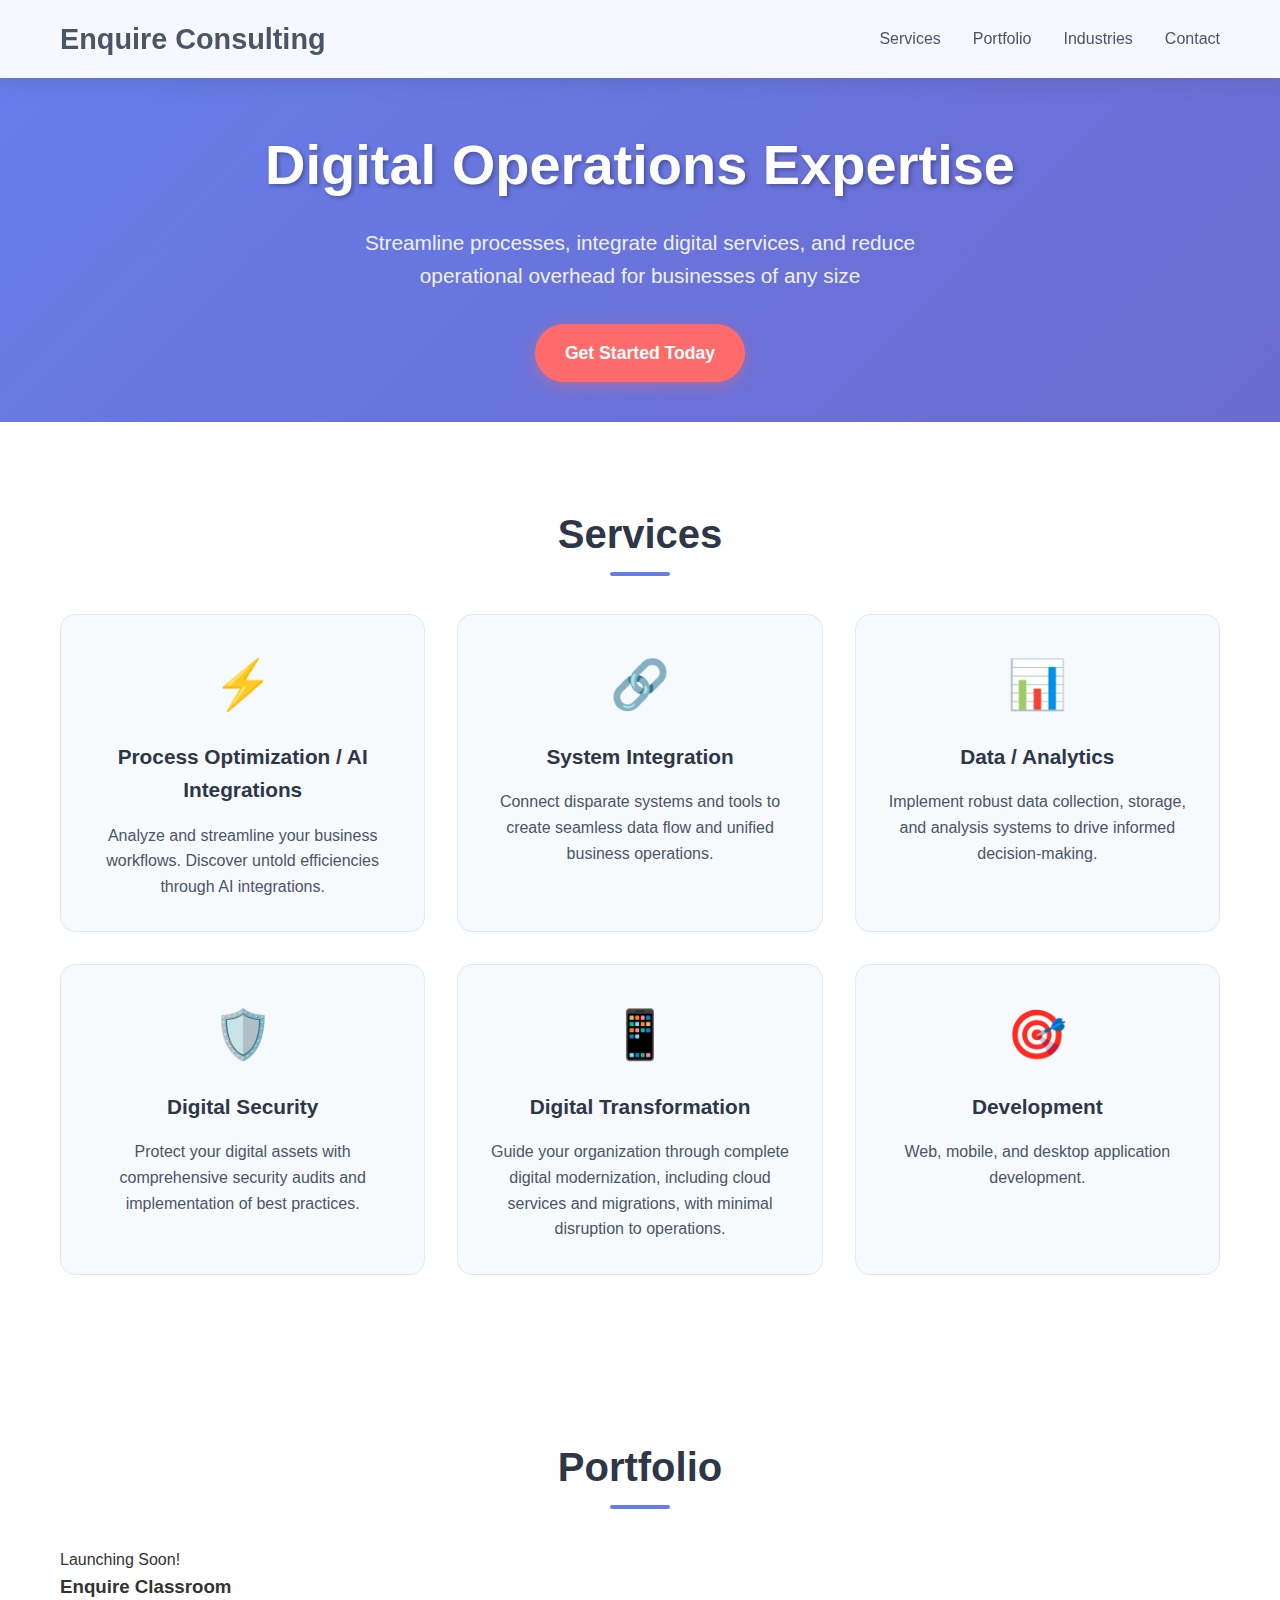
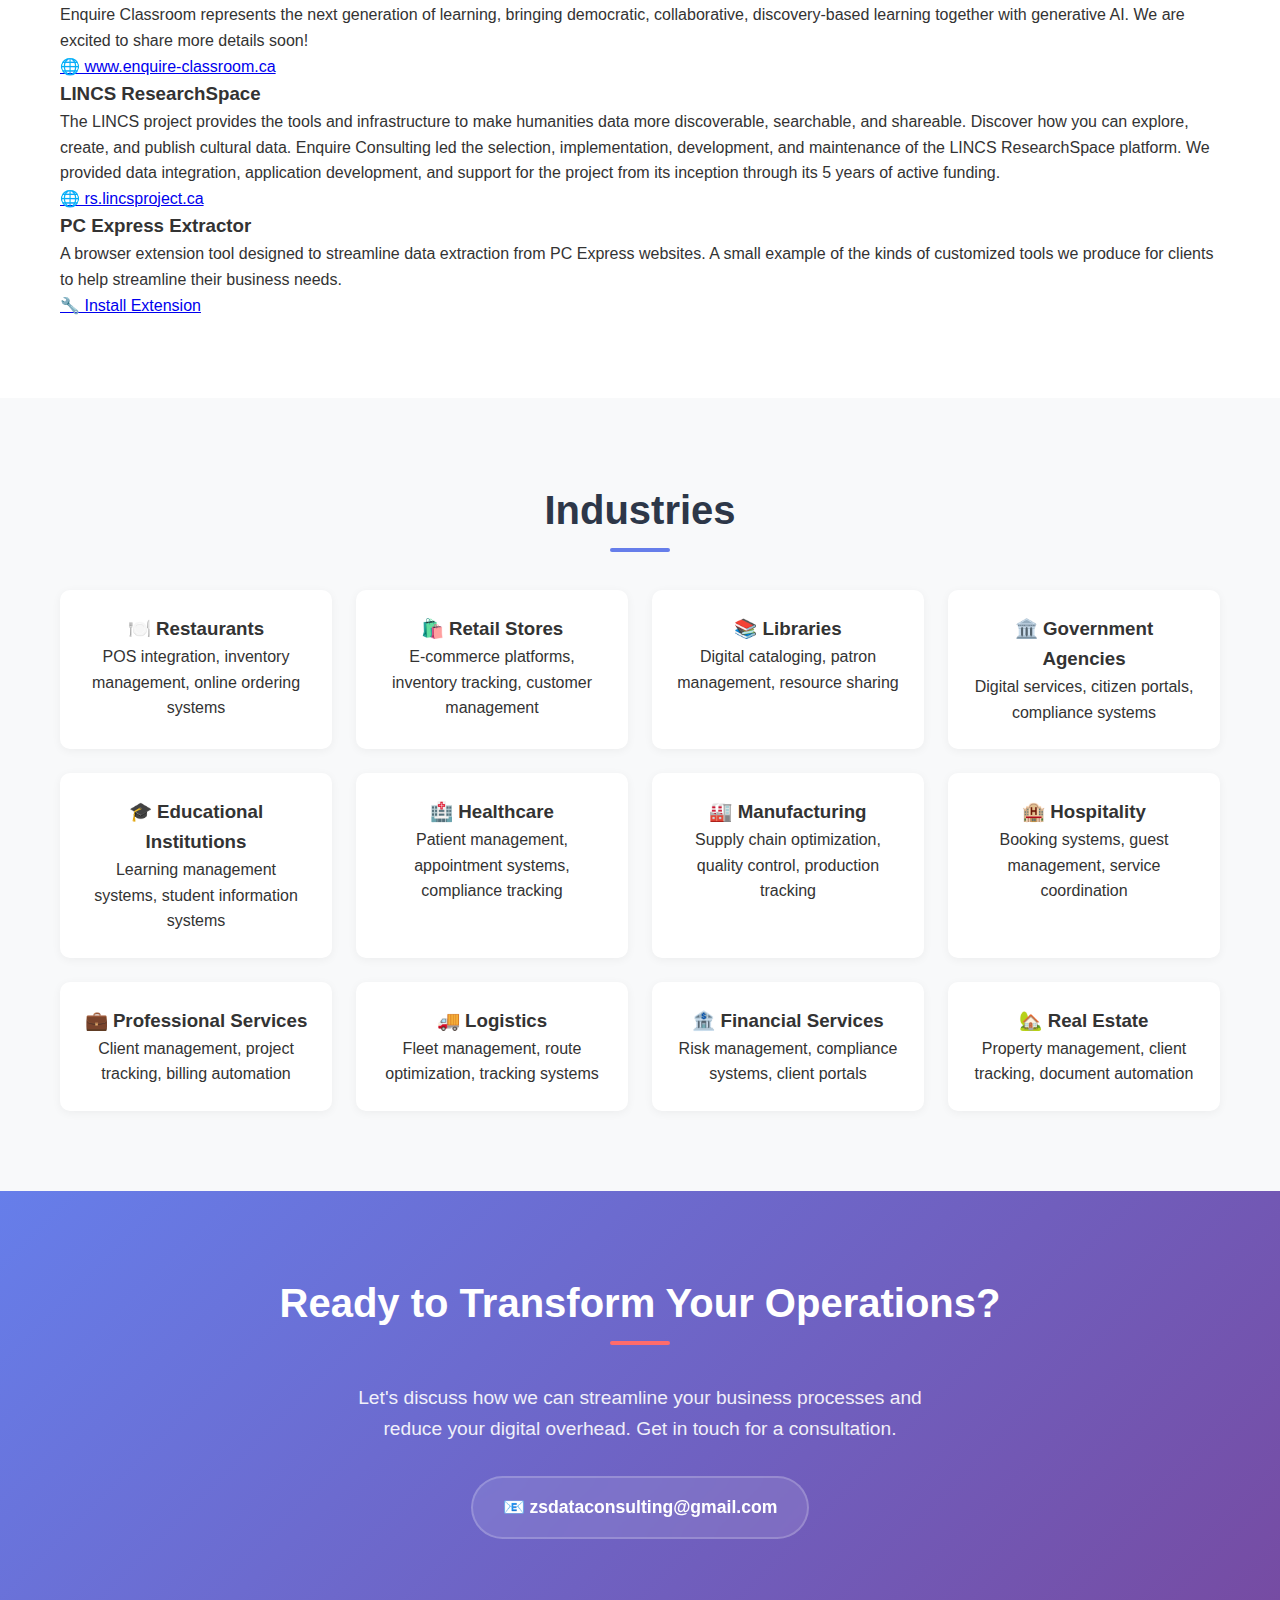
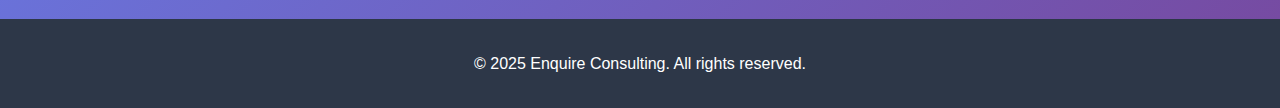
<file: index.html>
<!DOCTYPE html>
<html lang="en">
<head>
    <meta charset="UTF-8">
    <meta name="viewport" content="width=device-width, initial-scale=1.0">
    
    <!-- Primary Meta Tags -->
    <title>Enquire Consulting - Digital Operations Experts</title>
    <meta name="title" content="Enquire Consulting - Digital Operations Experts">
    <meta name="description" content="Expert digital operations consulting for businesses of any size. We streamline processes, integrate digital services, and reduce operational overhead across all industries.">
    <meta name="keywords" content="digital operations consulting, business process optimization, system integration, digital transformation, process automation, workflow optimization">
    <meta name="author" content="Enquire Consulting">
    <meta name="robots" content="index, follow">
    <meta name="language" content="English">
    <meta name="revisit-after" content="7 days">
    
    <!-- Open Graph / Facebook -->
    <meta property="og:type" content="website">
    <meta property="og:url" content="https://www.enquire-consulting.ca/">
    <meta property="og:title" content="Enquire Consulting - Digital Operations Experts">
    <meta property="og:description" content="Expert digital operations consulting for businesses of any size. We streamline processes, integrate digital services, and reduce operational overhead.">
    <meta property="og:image" content="https://www.enquire-consulting.ca/images/enquire-consulting-og.jpg">
    <meta property="og:site_name" content="Enquire Consulting">
    <meta property="og:locale" content="en_CA">
    
    <!-- Twitter -->
    <meta property="twitter:card" content="summary_large_image">
    <meta property="twitter:url" content="https://www.enquire-consulting.ca/">
    <meta property="twitter:title" content="Enquire Consulting - Digital Operations Experts">
    <meta property="twitter:description" content="Expert digital operations consulting for businesses of any size. We streamline processes, integrate digital services, and reduce operational overhead.">
    <meta property="twitter:image" content="https://www.enquire-consulting.ca/images/enquire-consulting-twitter.jpg">
    
    <!-- Canonical URL -->
    <link rel="canonical" href="https://www.enquire-consulting.ca/">
    
    <!-- Favicon -->
    <link rel="icon" type="image/x-icon" href="/favicon.ico">
    <link rel="apple-touch-icon" sizes="180x180" href="/apple-touch-icon.png">
    <link rel="icon" type="image/png" sizes="32x32" href="/favicon-32x32.png">
    <link rel="icon" type="image/png" sizes="16x16" href="/favicon-16x16.png">
    <link rel="manifest" href="/site.webmanifest">
    
    <!-- Structured Data -->
    <script type="application/ld+json">
    {
      "@context": "https://schema.org",
      "@type": "ProfessionalService",
      "name": "Enquire Consulting",
      "description": "Digital operations consulting services for businesses of any size. We help streamline processes and integrate digital services.",
      "url": "https://www.enquire-consulting.ca",
      "telephone": "mailto:zsdataconsulting@gmail.com",
      "email": "zsdataconsulting@gmail.com",
      "address": {
        "@type": "PostalAddress",
        "addressCountry": "CA"
      },
      "serviceType": "Digital Operations Consulting",
      "areaServed": {
        "@type": "Country",
        "name": "Canada"
      },
      "hasOfferCatalog": {
        "@type": "OfferCatalog",
        "name": "Consulting Services",
        "itemListElement": [
          {
            "@type": "Offer",
            "itemOffered": {
              "@type": "Service",
              "name": "Process Optimization",
              "description": "Analyze and streamline business workflows to eliminate bottlenecks"
            }
          },
          {
            "@type": "Offer",
            "itemOffered": {
              "@type": "Service",
              "name": "System Integration",
              "description": "Connect disparate systems and tools for unified operations"
            }
          },
          {
            "@type": "Offer",
            "itemOffered": {
              "@type": "Service",
              "name": "Digital Transformation",
              "description": "Guide organizations through complete digital modernization"
            }
          }
        ]
      }
    }
    </script>
    
    <link rel="stylesheet" href="style.css">
  
</head>
<body>
    <header>
        <nav class="container" role="navigation" aria-label="Main navigation">
            <a href="#main" class="logo" aria-label="Enquire Consulting - Go to main content">Enquire Consulting</a>
            <ul class="nav-links">
                <li><a href="#services" aria-label="View our services">Services</a></li>
                <li><a href="#portfolio" aria-label="View our portfolio">Portfolio</a></li>
                <li><a href="#industries" aria-label="Industries we serve">Industries</a></li>
                <li><a href="#contact" aria-label="Contact us">Contact</a></li>
            </ul>
        </nav>
    </header>

    <section class="hero" role="banner">
        <div class="container">
            <h1>Digital Operations Expertise</h1>
            <p>Streamline processes, integrate digital services, and reduce operational overhead for businesses of any size</p>
            <a href="#contact" class="cta-button" role="button" aria-label="Contact us to get started">Get Started Today</a>
        </div>
    </section>

    <main id="main" class="main-content" role="main">
        <section id="services" class="section" role="region" aria-labelledby="services-title">
            <div class="container">
                <h2 id="services-title" class="section-title">Services</h2>
                <div class="services-grid">
                    <div class="service-card">
                        <div class="service-icon" aria-hidden="true">⚡</div>
                        <h3>Process Optimization / AI Integrations</h3>
                        <p>Analyze and streamline your business workflows. Discover untold efficiencies through AI integrations.</p>
                    </div>
                    <div class="service-card">
                        <div class="service-icon" aria-hidden="true">🔗</div>
                        <h3>System Integration</h3>
                        <p>Connect disparate systems and tools to create seamless data flow and unified business operations.</p>
                    </div>
                    <div class="service-card">
                        <div class="service-icon" aria-hidden="true">📊</div>
                        <h3>Data / Analytics</h3>
                        <p>Implement robust data collection, storage, and analysis systems to drive informed decision-making.</p>
                    </div>
                    <div class="service-card">
                        <div class="service-icon" aria-hidden="true">🛡️</div>
                        <h3>Digital Security</h3>
                        <p>Protect your digital assets with comprehensive security audits and implementation of best practices.</p>
                    </div>
                    <div class="service-card">
                        <div class="service-icon" aria-hidden="true">📱</div>
                        <h3>Digital Transformation</h3>
                        <p>Guide your organization through complete digital modernization, including cloud services and migrations, with minimal disruption to operations.</p>
                    </div>
                    <div class="service-card">
                        <div class="service-icon" aria-hidden="true">🎯</div>
                        <h3>Development</h3>
                        <p>Web, mobile, and desktop application development.</p>
                    </div>
                </div>
            </div>
        </section>

        <section id="portfolio" class="section" role="region" aria-labelledby="portfolio-title">
            <div class="container">
                <h2 id="portfolio-title" class="section-title">Portfolio</h2>
                <div class="portfolio-grid">
                    <div class="portfolio-item">
                        <div class="portfolio-status">Launching Soon!</div>
                        <h3>Enquire Classroom</h3>
                        <p>Enquire Classroom represents the next generation of learning, bringing democratic, collaborative, discovery-based learning together with generative AI. We are excited to share more details soon!</p>
                        <a href="https://www.enquireclassroom.ca" class="portfolio-link" target="_blank" rel="noopener noreferrer" aria-label="Visit Enquire Classroom website">
                            <span aria-hidden="true">🌐</span> www.enquire-classroom.ca
                        </a>
                    </div>
                    <div class="portfolio-item">
                        <h3>LINCS ResearchSpace</h3>
                        <p>The LINCS project provides the tools and infrastructure to make humanities data more discoverable, searchable, and shareable. Discover how you can explore, create, and publish cultural data. Enquire Consulting led the selection, implementation, development, and maintenance of the LINCS ResearchSpace platform. We provided data integration, application development, and support for the project from its inception through its 5 years of active funding.</p>
                        <a href="https://rs.lincsproject.ca" class="portfolio-link" target="_blank" rel="noopener noreferrer" aria-label="Visit LINCS ResearchSpace website">
                            <span aria-hidden="true">🌐</span> rs.lincsproject.ca
                        </a>
                    </div>
                    <div class="portfolio-item">
                        <h3>PC Express Extractor</h3>
                        <p>A browser extension tool designed to streamline data extraction from PC Express websites. A small example of the kinds of customized tools we produce for clients to help streamline their business needs.</p>
                        <a href="/projects/browser-extensions/pcExpressExtractor/install.html" class="portfolio-link" aria-label="Install PC Express Extractor">
                            <span aria-hidden="true">🔧</span> Install Extension
                        </a>
                    </div>
                </div>
            </div>
        </section>

        <section id="industries" class="section industries" role="region" aria-labelledby="industries-title">
            <div class="container">
                <h2 id="industries-title" class="section-title">Industries</h2>
                <div class="industries-grid">
                    <div class="industry-item">
                        <h3><span aria-hidden="true">🍽️</span> Restaurants</h3>
                        <p>POS integration, inventory management, online ordering systems</p>
                    </div>
                    <div class="industry-item">
                        <h3><span aria-hidden="true">🛍️</span> Retail Stores</h3>
                        <p>E-commerce platforms, inventory tracking, customer management</p>
                    </div>
                    <div class="industry-item">
                        <h3><span aria-hidden="true">📚</span> Libraries</h3>
                        <p>Digital cataloging, patron management, resource sharing</p>
                    </div>
                    <div class="industry-item">
                        <h3><span aria-hidden="true">🏛️</span> Government Agencies</h3>
                        <p>Digital services, citizen portals, compliance systems</p>
                    </div>
                    <div class="industry-item">
                        <h3><span aria-hidden="true">🎓</span> Educational Institutions</h3>
                        <p>Learning management systems, student information systems</p>
                    </div>
                    <div class="industry-item">
                        <h3><span aria-hidden="true">🏥</span> Healthcare</h3>
                        <p>Patient management, appointment systems, compliance tracking</p>
                    </div>
                    <div class="industry-item">
                        <h3><span aria-hidden="true">🏭</span> Manufacturing</h3>
                        <p>Supply chain optimization, quality control, production tracking</p>
                    </div>
                    <div class="industry-item">
                        <h3><span aria-hidden="true">🏨</span> Hospitality</h3>
                        <p>Booking systems, guest management, service coordination</p>
                    </div>
                    <div class="industry-item">
                        <h3><span aria-hidden="true">💼</span> Professional Services</h3>
                        <p>Client management, project tracking, billing automation</p>
                    </div>
                    <div class="industry-item">
                        <h3><span aria-hidden="true">🚚</span> Logistics</h3>
                        <p>Fleet management, route optimization, tracking systems</p>
                    </div>
                    <div class="industry-item">
                        <h3><span aria-hidden="true">🏦</span> Financial Services</h3>
                        <p>Risk management, compliance systems, client portals</p>
                    </div>
                    <div class="industry-item">
                        <h3><span aria-hidden="true">🏡</span> Real Estate</h3>
                        <p>Property management, client tracking, document automation</p>
                    </div>
                </div>
            </div>
        </section>

        <section id="contact" class="section contact" role="region" aria-labelledby="contact-title">
            <div class="container">
                <h2 id="contact-title" class="section-title">Ready to Transform Your Operations?</h2>
                <div class="contact-content">
                    <p>Let's discuss how we can streamline your business processes and reduce your digital overhead. Get in touch for a consultation.</p>
                    <a href="mailto:zsdataconsulting@gmail.com" class="contact-email" role="button" aria-label="Send email to zsdataconsulting@gmail.com">
                        <span aria-hidden="true">📧</span> zsdataconsulting@gmail.com
                    </a>
                </div>
            </div>
        </section>
    </main>

    <footer role="contentinfo">
        <div class="container">
            <p>&copy; 2025 Enquire Consulting. All rights reserved.</p>
        </div>
    </footer>

    <script>
        // Smooth scrolling for navigation links
        document.querySelectorAll('a[href^="#"]').forEach(anchor => {
            anchor.addEventListener('click', function (e) {
                e.preventDefault();
                const target = document.querySelector(this.getAttribute('href'));
                if (target) {
                    target.scrollIntoView({
                        behavior: 'smooth'
                    });
                    // Focus the target for accessibility
                    target.focus();
                }
            });
        });

        // Add scroll effect to header
        window.addEventListener('scroll', () => {
            const header = document.querySelector('header');
            if (window.scrollY > 100) {
                header.style.background = 'rgba(255, 255, 255, 0.98)';
            } else {
                header.style.background = 'rgba(255, 255, 255, 0.95)';
            }
        });

        // Skip to main content functionality
        document.addEventListener('DOMContentLoaded', function() {
            const skipLink = document.querySelector('a[href="#main"]');
            if (skipLink) {
                skipLink.addEventListener('click', function(e) {
                    e.preventDefault();
                    const mainContent = document.getElementById('main');
                    if (mainContent) {
                        mainContent.focus();
                        mainContent.scrollIntoView();
                    }
                });
            }
        });
    </script>
</body>
</html>
</file>
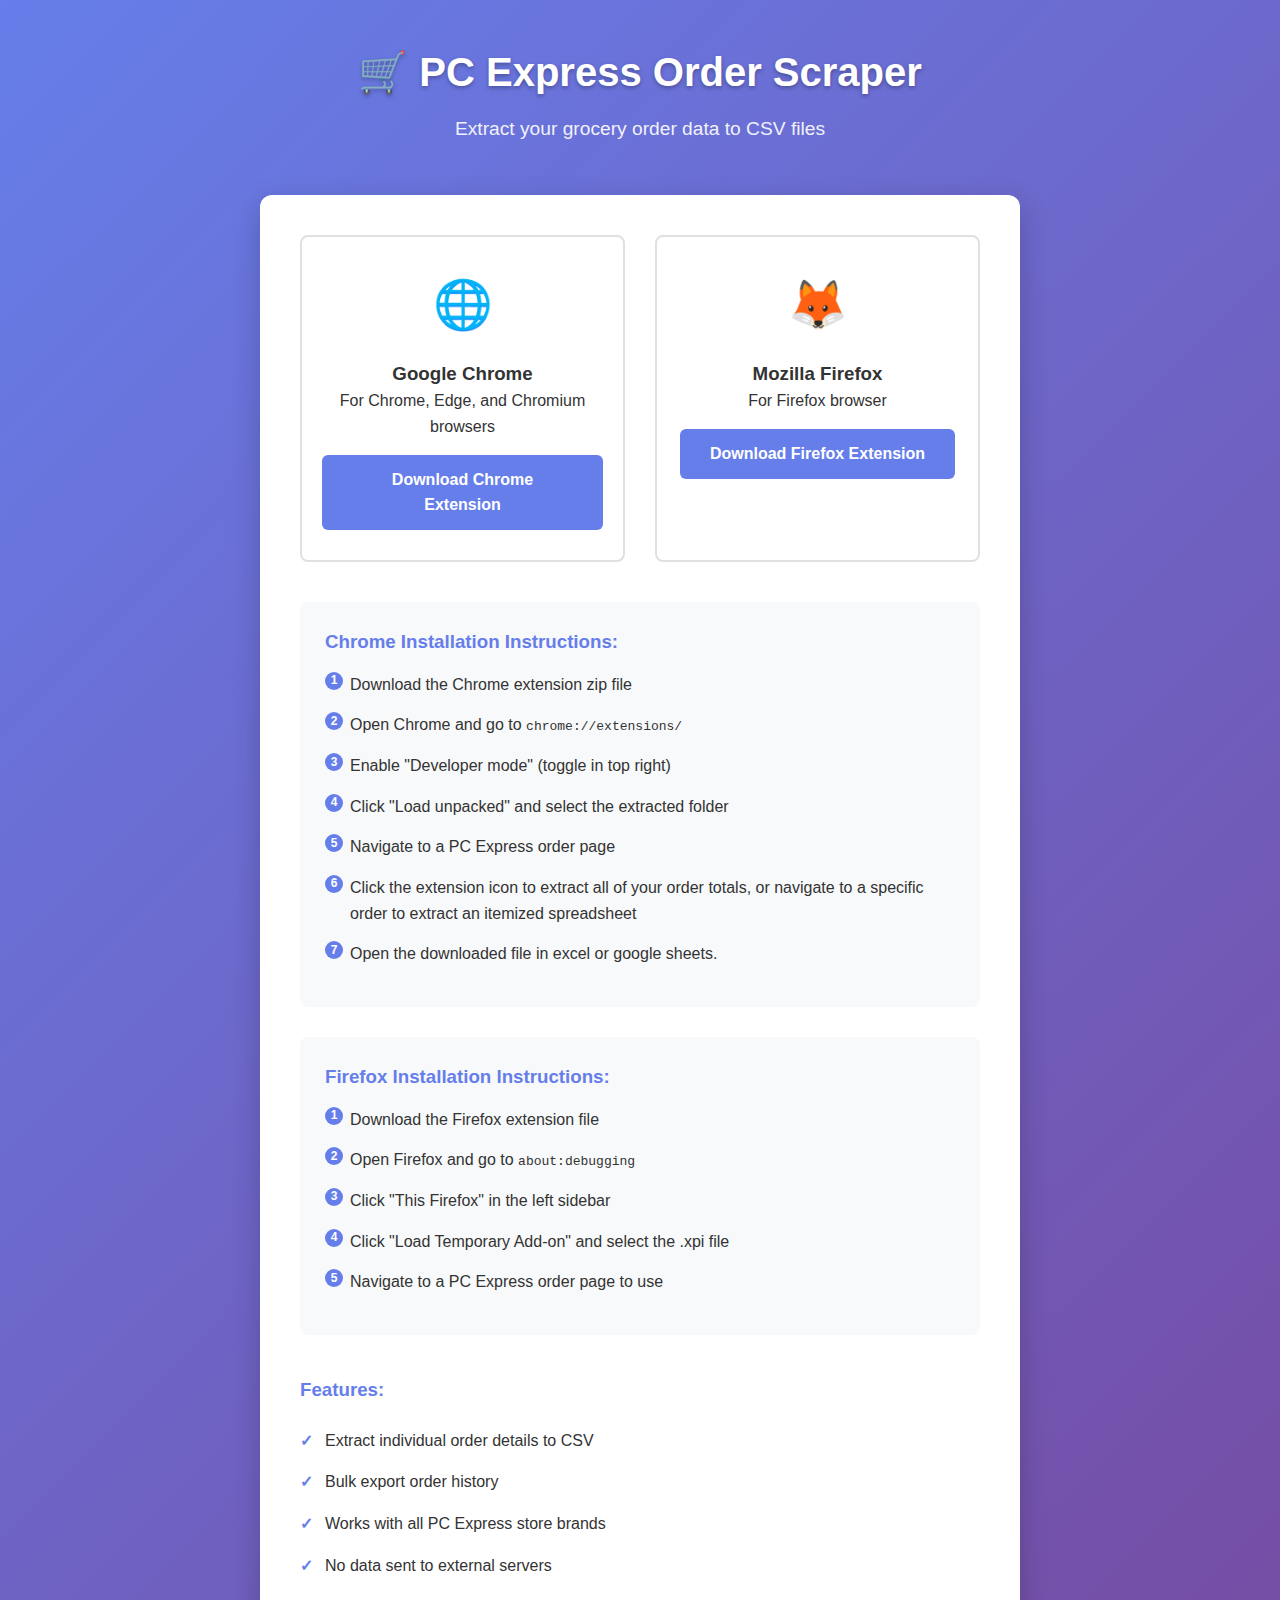
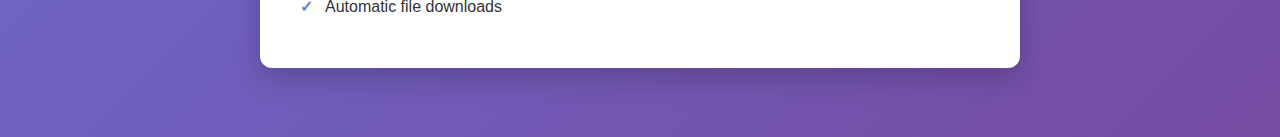
<file: projects/browser-extensions/pcExpressExtractor/install.html>
<!DOCTYPE html>
<html lang="en">
<head>
    <meta charset="UTF-8">
    <meta name="viewport" content="width=device-width, initial-scale=1.0">
    <title>PC Express Order Scraper - Extension Download</title>
    <style>
        * {
            margin: 0;
            padding: 0;
            box-sizing: border-box;
        }
        
        body {
            font-family: -apple-system, BlinkMacSystemFont, 'Segoe UI', Roboto, sans-serif;
            line-height: 1.6;
            color: #333;
            background: linear-gradient(135deg, #667eea 0%, #764ba2 100%);
            min-height: 100vh;
        }
        
        .container {
            max-width: 800px;
            margin: 0 auto;
            padding: 40px 20px;
        }
        
        .header {
            text-align: center;
            margin-bottom: 50px;
            color: white;
        }
        
        .header h1 {
            font-size: 2.5rem;
            margin-bottom: 10px;
            text-shadow: 0 2px 4px rgba(0,0,0,0.3);
        }
        
        .header p {
            font-size: 1.2rem;
            opacity: 0.9;
        }
        
        .download-section {
            background: white;
            border-radius: 12px;
            padding: 40px;
            box-shadow: 0 10px 30px rgba(0,0,0,0.2);
            margin-bottom: 30px;
        }
        
        .browser-options {
            display: grid;
            grid-template-columns: 1fr 1fr;
            gap: 30px;
            margin-bottom: 40px;
        }
        
        .browser-card {
            text-align: center;
            padding: 30px 20px;
            border: 2px solid #e0e0e0;
            border-radius: 8px;
            transition: all 0.3s ease;
        }
        
        .browser-card:hover {
            border-color: #667eea;
            transform: translateY(-5px);
            box-shadow: 0 5px 20px rgba(0,0,0,0.1);
        }
        
        .browser-icon {
            font-size: 3rem;
            margin-bottom: 15px;
        }
        
        .download-btn {
            display: inline-block;
            background: #667eea;
            color: white;
            padding: 12px 30px;
            text-decoration: none;
            border-radius: 6px;
            font-weight: 600;
            margin-top: 15px;
            transition: background 0.3s ease;
        }
        
        .download-btn:hover {
            background: #5a6fd8;
        }
        
        .instructions {
            background: #f8f9fa;
            border-radius: 8px;
            padding: 25px;
            margin-top: 30px;
        }
        
        .instructions h3 {
            color: #667eea;
            margin-bottom: 15px;
        }
        
        .step {
            margin-bottom: 15px;
            padding-left: 25px;
            position: relative;
        }
        
        .step::before {
            content: counter(step-counter);
            counter-increment: step-counter;
            position: absolute;
            left: 0;
            top: 0;
            background: #667eea;
            color: white;
            width: 18px;
            height: 18px;
            border-radius: 50%;
            display: flex;
            align-items: center;
            justify-content: center;
            font-size: 12px;
            font-weight: bold;
        }
        
        .steps {
            counter-reset: step-counter;
        }
        
        .warning {
            background: #fff3cd;
            border: 1px solid #ffeaa7;
            border-radius: 6px;
            padding: 15px;
            margin: 20px 0;
            color: #856404;
        }
        
        .features {
            margin-top: 40px;
        }
        
        .features h3 {
            color: #667eea;
            margin-bottom: 15px;
        }
        
        .feature-list {
            list-style: none;
        }
        
        .feature-list li {
            padding: 8px 0;
            padding-left: 25px;
            position: relative;
        }
        
        .feature-list li::before {
            content: "✓";
            position: absolute;
            left: 0;
            color: #667eea;
            font-weight: bold;
        }
        
        @media (max-width: 768px) {
            .browser-options {
                grid-template-columns: 1fr;
                gap: 20px;
            }
            
            .header h1 {
                font-size: 2rem;
            }
            
            .download-section {
                padding: 25px;
            }
        }
    </style>
</head>
<body>
    <div class="container">
        <div class="header">
            <h1>🛒 PC Express Order Scraper</h1>
            <p>Extract your grocery order data to CSV files</p>
        </div>
        
        <div class="download-section">
            <div class="browser-options">
                <div class="browser-card">
                    <div class="browser-icon">🌐</div>
                    <h3>Google Chrome</h3>
                    <p>For Chrome, Edge, and Chromium browsers</p>
                    <a href="pc-express-scraper-chrome.zip" class="download-btn" download>
                        Download Chrome Extension
                    </a>
                </div>
                
                <div class="browser-card">
                    <div class="browser-icon">🦊</div>
                    <h3>Mozilla Firefox</h3>
                    <p>For Firefox browser</p>
                    <a href="pc-express-scraper-firefox.xpi" class="download-btn" download>
                        Download Firefox Extension
                    </a>
                </div>
            </div>
            
            <div class="instructions">
                <h3>Chrome Installation Instructions:</h3>
                <div class="steps">
                    <div class="step">Download the Chrome extension zip file</div>
                    <div class="step">Open Chrome and go to <code>chrome://extensions/</code></div>
                    <div class="step">Enable "Developer mode" (toggle in top right)</div>
                    <div class="step">Click "Load unpacked" and select the extracted folder</div>
                    <div class="step">Navigate to a PC Express order page</div>
                    <div class="step">Click the extension icon to extract all of your order totals, or navigate to a specific order to extract an itemized spreadsheet</div>
                    <div class="step">Open the downloaded file in excel or google sheets.</div>
                </div>
            </div>
            
            <div class="instructions">
                <h3>Firefox Installation Instructions:</h3>
                <div class="steps">
                    <div class="step">Download the Firefox extension file</div>
                    <div class="step">Open Firefox and go to <code>about:debugging</code></div>
                    <div class="step">Click "This Firefox" in the left sidebar</div>
                    <div class="step">Click "Load Temporary Add-on" and select the .xpi file</div>
                    <div class="step">Navigate to a PC Express order page to use</div>
                </div>
            </div>
            
            <div class="features">
                <h3>Features:</h3>
                <ul class="feature-list">
                    <li>Extract individual order details to CSV</li>
                    <li>Bulk export order history</li>
                    <li>Works with all PC Express store brands</li>
                    <li>No data sent to external servers</li>
                    <li>Automatic file downloads</li>
                </ul>
            </div>
        </div>
    </div>
</body>
</html>
</file>
<file: style.css>
* {
    margin: 0;
    padding: 0;
    box-sizing: border-box;
}

body {
    font-family: 'Segoe UI', Tahoma, Geneva, Verdana, sans-serif;
    line-height: 1.6;
    color: #333;
    background: linear-gradient(135deg, #667eea 0%, #764ba2 100%);
    min-height: 100vh;
}

.container {
    max-width: 1200px;
    margin: 0 auto;
    padding: 0 20px;
}

/* Header */
header {
    background: rgba(255, 255, 255, 0.95);
    backdrop-filter: blur(10px);
    padding: 1rem 0;
    position: fixed;
    width: 100%;
    top: 0;
    z-index: 1000;
    box-shadow: 0 2px 20px rgba(0, 0, 0, 0.1);
}

nav {
    display: flex;
    justify-content: space-between;
    align-items: center;
}

.logo {
    font-size: 1.8rem;
    font-weight: 700;
    color: #4a5568;
    text-decoration: none;
}

.nav-links {
    display: flex;
    list-style: none;
    gap: 2rem;
}

.nav-links a {
    text-decoration: none;
    color: #4a5568;
    font-weight: 500;
    transition: color 0.3s ease;
}

.nav-links a:hover {
    color: #667eea;
}

/* Hero Section */
.hero {
    padding: 120px 0 80px;
    text-align: center;
    color: white;
}

.hero h1 {
    font-size: 3.5rem;
    font-weight: 700;
    margin-bottom: 1rem;
    text-shadow: 2px 2px 4px rgba(0, 0, 0, 0.3);
}

.hero p {
    font-size: 1.3rem;
    margin-bottom: 2rem;
    opacity: 0.9;
    max-width: 600px;
    margin-left: auto;
    margin-right: auto;
}

.cta-button {
    display: inline-block;
    background: #ff6b6b;
    color: white;
    padding: 15px 30px;
    text-decoration: none;
    border-radius: 50px;
    font-weight: 600;
    font-size: 1.1rem;
    transition: all 0.3s ease;
    box-shadow: 0 4px 15px rgba(255, 107, 107, 0.4);
}

.cta-button:hover {
    transform: translateY(-2px);
    box-shadow: 0 6px 20px rgba(255, 107, 107, 0.6);
}

/* Main Content */
.main-content {
    background: white;
    margin-top: -40px;
    position: relative;
    z-index: 10;
}

.section {
    padding: 80px 0;
}

.section-title {
    text-align: center;
    font-size: 2.5rem;
    color: #2d3748;
    margin-bottom: 3rem;
    position: relative;
}

.section-title::after {
    content: '';
    position: absolute;
    bottom: -10px;
    left: 50%;
    transform: translateX(-50%);
    width: 60px;
    height: 4px;
    background: #667eea;
    border-radius: 2px;
}

/* Services Grid */
.services-grid {
    display: grid;
    grid-template-columns: repeat(auto-fit, minmax(300px, 1fr));
    gap: 2rem;
    margin-top: 3rem;
}

.service-card {
    background: #f7fafc;
    padding: 2rem;
    border-radius: 15px;
    text-align: center;
    transition: transform 0.3s ease, box-shadow 0.3s ease;
    border: 1px solid #e2e8f0;
}

.service-card:hover {
    transform: translateY(-5px);
    box-shadow: 0 10px 30px rgba(0, 0, 0, 0.1);
}

.service-icon {
    font-size: 3rem;
    margin-bottom: 1rem;
}

.service-card h3 {
    color: #2d3748;
    margin-bottom: 1rem;
    font-size: 1.3rem;
}

.service-card p {
    color: #4a5568;
    line-height: 1.6;
}

/* Industries Section */
.industries {
    background: #f8f9fa;
}

.industries-grid {
    display: grid;
    grid-template-columns: repeat(auto-fit, minmax(250px, 1fr));
    gap: 1.5rem;
    margin-top: 3rem;
}

.industry-item {
    background: white;
    padding: 1.5rem;
    border-radius: 10px;
    text-align: center;
    box-shadow: 0 2px 10px rgba(0, 0, 0, 0.05);
    transition: all 0.3s ease;
}

.industry-item:hover {
    transform: translateY(-3px);
    box-shadow: 0 5px 20px rgba(0, 0, 0, 0.1);
}

.industry-item h4 {
    color: #2d3748;
    margin-bottom: 0.5rem;
}

/* Contact Section */
.contact {
    background: linear-gradient(135deg, #667eea 0%, #764ba2 100%);
    color: white;
    text-align: center;
}

.contact .section-title {
    color: white;
}

.contact .section-title::after {
    background: #ff6b6b;
}

.contact-content {
    max-width: 600px;
    margin: 0 auto;
}

.contact-content p {
    font-size: 1.2rem;
    margin-bottom: 2rem;
    opacity: 0.9;
}

.contact-email {
    display: inline-block;
    background: rgba(255, 255, 255, 0.1);
    backdrop-filter: blur(10px);
    padding: 15px 30px;
    border-radius: 50px;
    color: white;
    text-decoration: none;
    font-size: 1.1rem;
    font-weight: 600;
    transition: all 0.3s ease;
    border: 2px solid rgba(255, 255, 255, 0.2);
}

.contact-email:hover {
    background: rgba(255, 255, 255, 0.2);
    transform: translateY(-2px);
    box-shadow: 0 5px 15px rgba(0, 0, 0, 0.2);
}

/* Footer */
footer {
    background: #2d3748;
    color: white;
    text-align: center;
    padding: 2rem 0;
}

/* Responsive Design */
@media (max-width: 768px) {
    .nav-links {
        display: none;
    }

    .hero h1 {
        font-size: 2.5rem;
    }

    .hero p {
        font-size: 1.1rem;
    }

    .section-title {
        font-size: 2rem;
    }

    .services-grid {
        grid-template-columns: 1fr;
    }

    .industries-grid {
        grid-template-columns: repeat(auto-fit, minmax(200px, 1fr));
    }
}

/* Smooth scrolling */
html {
    scroll-behavior: smooth;
}
</file>
